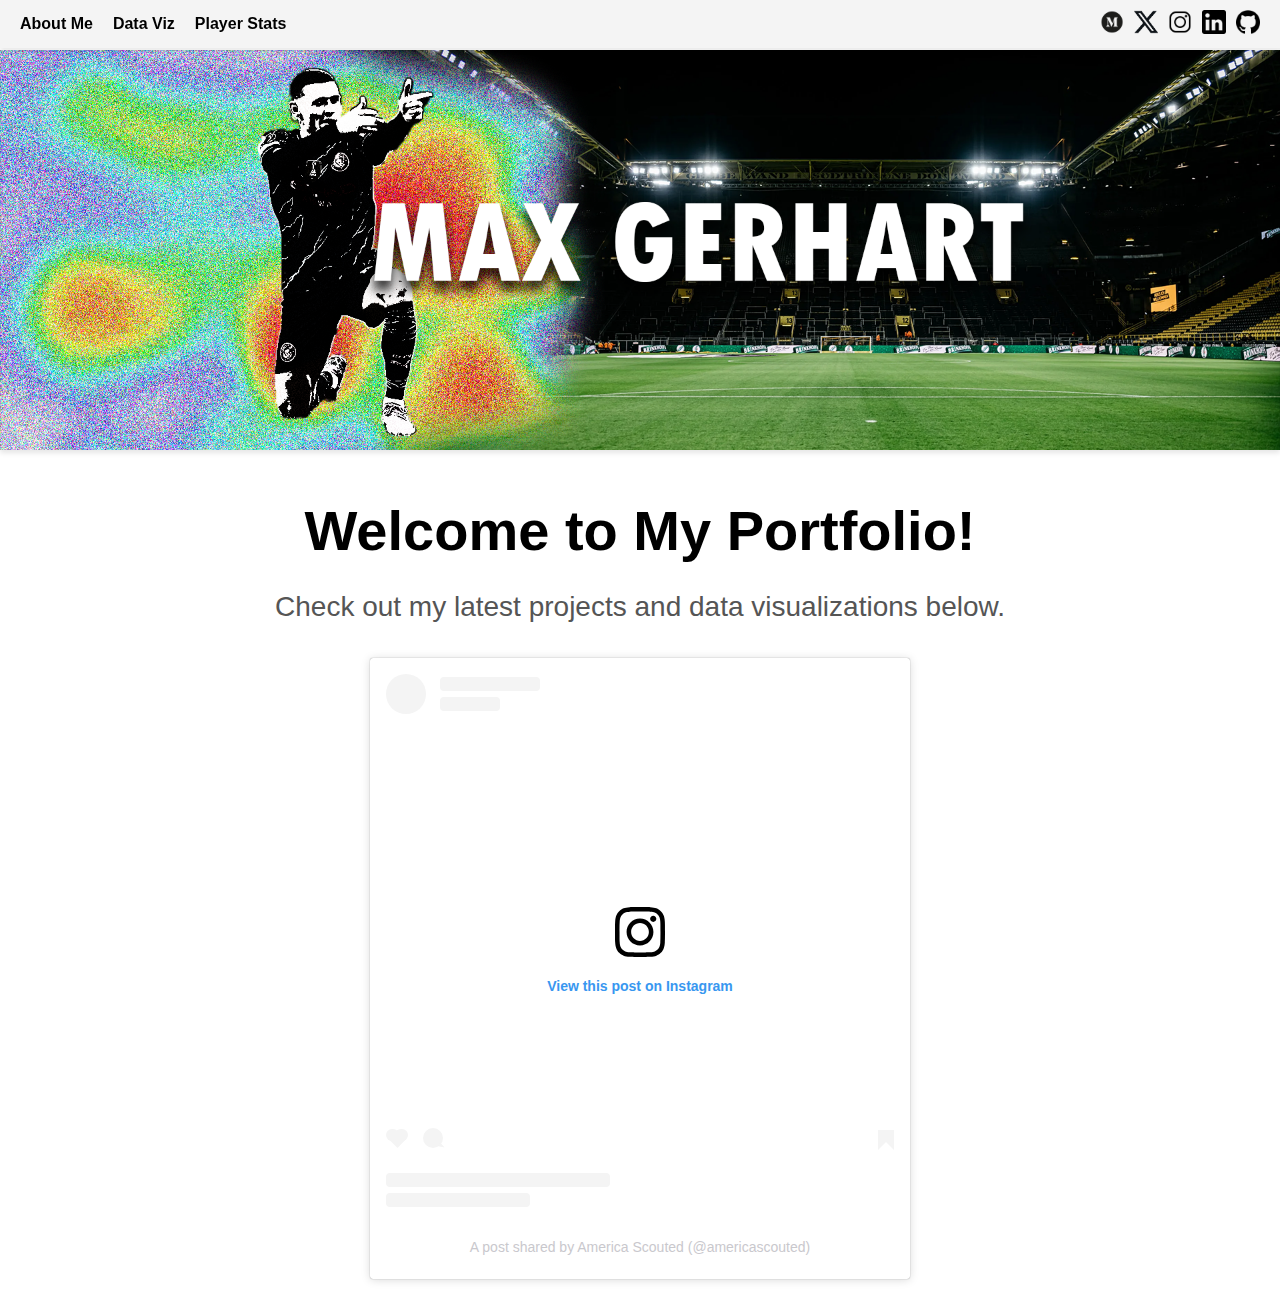
<file: index.html>
<!DOCTYPE html>
<html lang="en">
<head>
    <meta charset="UTF-8">
    <meta name="viewport" content="width=device-width, initial-scale=1.0">
    <meta name="description" content="Soccer Analyst and Data Scientist">
    <meta name="keywords" content="NCAA, Soccer, Data, Analysis">
    <meta name="author" content="Maxwell Gerhart">
    <title>Maxwell Gerhart</title>
    <link rel="stylesheet" href="styles.css">  <!-- This is where styles.css is linked -->
</head>
<body>
    <!-- Navigation Bar -->
    <nav class="navbar">
        <div class="nav-left">
            <a href="about.html" class="nav-link">About Me</a>
            <a href="data-viz.html" class="nav-link">Data Viz</a>
            <a href="player-stats.html" class="nav-link">Player Stats</a>
        </div>
        <div class="nav-right">
            <a href="https://medium.com/@maxwellgerhart" target="_blank" rel="noopener noreferrer" class="icon"><img src="medium-icon.png" alt="Medium"></a>
            <a href="https://x.com/StatMaximum" target="_blank" rel="noopener noreferrer" class="icon"><img src="x-icon.png" alt="X"></a>
            <a href="https://www.instagram.com/americascouted/" target="_blank" rel="noopener noreferrer" class="icon"><img src="instagram-icon.png" alt="Instagram"></a>
            <a href="https://www.linkedin.com/in/maxwell-gerhart-855644223/" target="_blank" rel="noopener noreferrer" class="icon"><img src="linkedin-icon.png" alt="LinkedIn"></a>
            <a href="https://github.com/MaxwellGerhart" target="_blank" rel="noopener noreferrer" class="icon"><img src="github-icon.png" alt="GitHub"></a>
        </div>
    </nav>

    <!-- Clickable Banner -->
    <header class="banner" onclick="window.location.href='index.html';"></header>

    <section class="latest-posts">
        <h1>Welcome to My Portfolio!</h1>
        <p>Check out my latest projects and data visualizations below.</p>
    <blockquote class="instagram-media" data-instgrm-captioned data-instgrm-permalink="https://www.instagram.com/p/DGoTC7VRrY9/?utm_source=ig_embed&amp;utm_campaign=loading" data-instgrm-version="14" style=" background:#FFF; border:0; border-radius:3px; box-shadow:0 0 1px 0 rgba(0,0,0,0.5),0 1px 10px 0 rgba(0,0,0,0.15); margin: 1px; max-width:540px; min-width:326px; padding:0; width:99.375%; width:-webkit-calc(100% - 2px); width:calc(100% - 2px);"><div style="padding:16px;"> <a href="https://www.instagram.com/p/DGoTC7VRrY9/?utm_source=ig_embed&amp;utm_campaign=loading" style=" background:#FFFFFF; line-height:0; padding:0 0; text-align:center; text-decoration:none; width:100%;" target="_blank"> <div style=" display: flex; flex-direction: row; align-items: center;"> <div style="background-color: #F4F4F4; border-radius: 50%; flex-grow: 0; height: 40px; margin-right: 14px; width: 40px;"></div> <div style="display: flex; flex-direction: column; flex-grow: 1; justify-content: center;"> <div style=" background-color: #F4F4F4; border-radius: 4px; flex-grow: 0; height: 14px; margin-bottom: 6px; width: 100px;"></div> <div style=" background-color: #F4F4F4; border-radius: 4px; flex-grow: 0; height: 14px; width: 60px;"></div></div></div><div style="padding: 19% 0;"></div> <div style="display:block; height:50px; margin:0 auto 12px; width:50px;"><svg width="50px" height="50px" viewBox="0 0 60 60" version="1.1" xmlns="https://www.w3.org/2000/svg" xmlns:xlink="https://www.w3.org/1999/xlink"><g stroke="none" stroke-width="1" fill="none" fill-rule="evenodd"><g transform="translate(-511.000000, -20.000000)" fill="#000000"><g><path d="M556.869,30.41 C554.814,30.41 553.148,32.076 553.148,34.131 C553.148,36.186 554.814,37.852 556.869,37.852 C558.924,37.852 560.59,36.186 560.59,34.131 C560.59,32.076 558.924,30.41 556.869,30.41 M541,60.657 C535.114,60.657 530.342,55.887 530.342,50 C530.342,44.114 535.114,39.342 541,39.342 C546.887,39.342 551.658,44.114 551.658,50 C551.658,55.887 546.887,60.657 541,60.657 M541,33.886 C532.1,33.886 524.886,41.1 524.886,50 C524.886,58.899 532.1,66.113 541,66.113 C549.9,66.113 557.115,58.899 557.115,50 C557.115,41.1 549.9,33.886 541,33.886 M565.378,62.101 C565.244,65.022 564.756,66.606 564.346,67.663 C563.803,69.06 563.154,70.057 562.106,71.106 C561.058,72.155 560.06,72.803 558.662,73.347 C557.607,73.757 556.021,74.244 553.102,74.378 C549.944,74.521 548.997,74.552 541,74.552 C533.003,74.552 532.056,74.521 528.898,74.378 C525.979,74.244 524.393,73.757 523.338,73.347 C521.94,72.803 520.942,72.155 519.894,71.106 C518.846,70.057 518.197,69.06 517.654,67.663 C517.244,66.606 516.755,65.022 516.623,62.101 C516.479,58.943 516.448,57.996 516.448,50 C516.448,42.003 516.479,41.056 516.623,37.899 C516.755,34.978 517.244,33.391 517.654,32.338 C518.197,30.938 518.846,29.942 519.894,28.894 C520.942,27.846 521.94,27.196 523.338,26.654 C524.393,26.244 525.979,25.756 528.898,25.623 C532.057,25.479 533.004,25.448 541,25.448 C548.997,25.448 549.943,25.479 553.102,25.623 C556.021,25.756 557.607,26.244 558.662,26.654 C560.06,27.196 561.058,27.846 562.106,28.894 C563.154,29.942 563.803,30.938 564.346,32.338 C564.756,33.391 565.244,34.978 565.378,37.899 C565.522,41.056 565.552,42.003 565.552,50 C565.552,57.996 565.522,58.943 565.378,62.101 M570.82,37.631 C570.674,34.438 570.167,32.258 569.425,30.349 C568.659,28.377 567.633,26.702 565.965,25.035 C564.297,23.368 562.623,22.342 560.652,21.575 C558.743,20.834 556.562,20.326 553.369,20.18 C550.169,20.033 549.148,20 541,20 C532.853,20 531.831,20.033 528.631,20.18 C525.438,20.326 523.257,20.834 521.349,21.575 C519.376,22.342 517.703,23.368 516.035,25.035 C514.368,26.702 513.342,28.377 512.574,30.349 C511.834,32.258 511.326,34.438 511.181,37.631 C511.035,40.831 511,41.851 511,50 C511,58.147 511.035,59.17 511.181,62.369 C511.326,65.562 511.834,67.743 512.574,69.651 C513.342,71.625 514.368,73.296 516.035,74.965 C517.703,76.634 519.376,77.658 521.349,78.425 C523.257,79.167 525.438,79.673 528.631,79.82 C531.831,79.965 532.853,80.001 541,80.001 C549.148,80.001 550.169,79.965 553.369,79.82 C556.562,79.673 558.743,79.167 560.652,78.425 C562.623,77.658 564.297,76.634 565.965,74.965 C567.633,73.296 568.659,71.625 569.425,69.651 C570.167,67.743 570.674,65.562 570.82,62.369 C570.966,59.17 571,58.147 571,50 C571,41.851 570.966,40.831 570.82,37.631"></path></g></g></g></svg></div><div style="padding-top: 8px;"> <div style=" color:#3897f0; font-family:Arial,sans-serif; font-size:14px; font-style:normal; font-weight:550; line-height:18px;">View this post on Instagram</div></div><div style="padding: 12.5% 0;"></div> <div style="display: flex; flex-direction: row; margin-bottom: 14px; align-items: center;"><div> <div style="background-color: #F4F4F4; border-radius: 50%; height: 12.5px; width: 12.5px; transform: translateX(0px) translateY(7px);"></div> <div style="background-color: #F4F4F4; height: 12.5px; transform: rotate(-45deg) translateX(3px) translateY(1px); width: 12.5px; flex-grow: 0; margin-right: 14px; margin-left: 2px;"></div> <div style="background-color: #F4F4F4; border-radius: 50%; height: 12.5px; width: 12.5px; transform: translateX(9px) translateY(-18px);"></div></div><div style="margin-left: 8px;"> <div style=" background-color: #F4F4F4; border-radius: 50%; flex-grow: 0; height: 20px; width: 20px;"></div> <div style=" width: 0; height: 0; border-top: 2px solid transparent; border-left: 6px solid #f4f4f4; border-bottom: 2px solid transparent; transform: translateX(16px) translateY(-4px) rotate(30deg)"></div></div><div style="margin-left: auto;"> <div style=" width: 0px; border-top: 8px solid #F4F4F4; border-right: 8px solid transparent; transform: translateY(16px);"></div> <div style=" background-color: #F4F4F4; flex-grow: 0; height: 12px; width: 16px; transform: translateY(-4px);"></div> <div style=" width: 0; height: 0; border-top: 8px solid #F4F4F4; border-left: 8px solid transparent; transform: translateY(-4px) translateX(8px);"></div></div></div> <div style="display: flex; flex-direction: column; flex-grow: 1; justify-content: center; margin-bottom: 24px;"> <div style=" background-color: #F4F4F4; border-radius: 4px; flex-grow: 0; height: 14px; margin-bottom: 6px; width: 224px;"></div> <div style=" background-color: #F4F4F4; border-radius: 4px; flex-grow: 0; height: 14px; width: 144px;"></div></div></a><p style=" color:#c9c8cd; font-family:Arial,sans-serif; font-size:14px; line-height:17px; margin-bottom:0; margin-top:8px; overflow:hidden; padding:8px 0 7px; text-align:center; text-overflow:ellipsis; white-space:nowrap;"><a href="https://www.instagram.com/p/DGoTC7VRrY9/?utm_source=ig_embed&amp;utm_campaign=loading" style=" color:#c9c8cd; font-family:Arial,sans-serif; font-size:14px; font-style:normal; font-weight:normal; line-height:17px; text-decoration:none;" target="_blank">A post shared by America Scouted (@americascouted)</a></p></div></blockquote>
    <script async src="//www.instagram.com/embed.js"></script>
    </section>

</body>
</html>
</file>
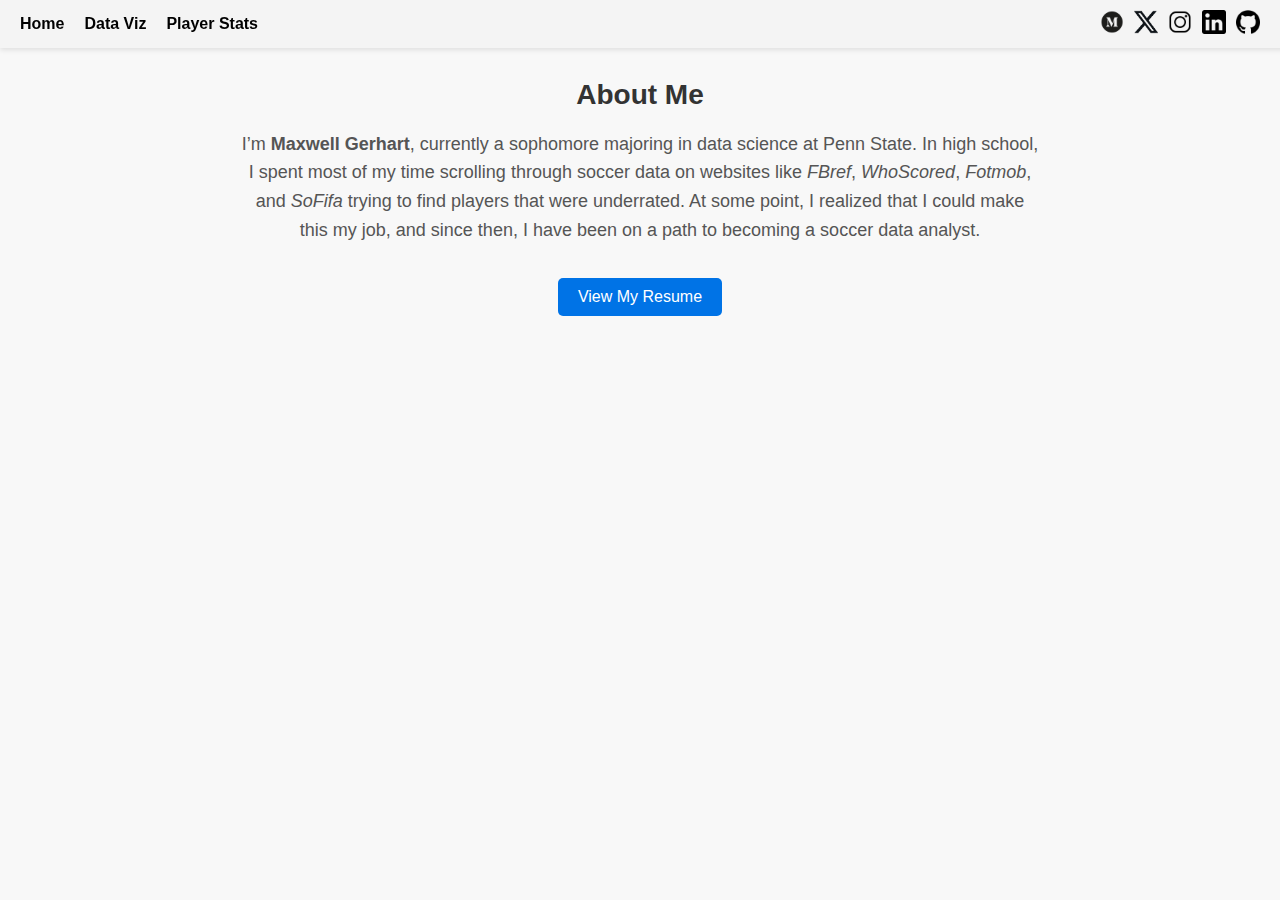
<file: about.html>
<!DOCTYPE html>
<html lang="en">
<head>
    <meta charset="UTF-8">
    <meta name="viewport" content="width=device-width, initial-scale=1.0">
    <title>About Me</title>
    <link rel="stylesheet" href="styles.css">
</head>
<body>
    <nav class="navbar">
        <div class="nav-left">
            <a href="index.html" class="nav-link">Home</a>
            <a href="data-viz.html" class="nav-link">Data Viz</a>
            <a href="player-stats.html" class="nav-link">Player Stats</a>
        </div>
        <div class="nav-right">
            <a href="https://medium.com/@maxwellgerhart" target="_blank" rel="noopener noreferrer" class="icon"><img src="medium-icon.png" alt="Medium"></a>
            <a href="https://x.com/StatMaximum" target="_blank" rel="noopener noreferrer" class="icon"><img src="x-icon.png" alt="X"></a>
            <a href="https://www.instagram.com/americascouted/" target="_blank" rel="noopener noreferrer" class="icon"><img src="instagram-icon.png" alt="Instagram"></a>
            <a href="https://www.linkedin.com/in/maxwell-gerhart-855644223/" target="_blank" rel="noopener noreferrer" class="icon"><img src="linkedin-icon.png" alt="LinkedIn"></a>
            <a href="https://github.com/MaxwellGerhart" target="_blank" rel="noopener noreferrer" class="icon"><img src="github-icon.png" alt="GitHub"></a>
        </div>
    </nav>

    <section class="about-container">
        <h1>About Me</h1>
        <p>
            I’m <strong>Maxwell Gerhart</strong>, currently a sophomore majoring in data science at Penn State.
            In high school, I spent most of my time scrolling through soccer data on websites like 
            <em>FBref</em>, <em>WhoScored</em>, <em>Fotmob</em>, and <em>SoFifa</em> trying to find players that were underrated.
            At some point, I realized that I could make this my job, and since then, I have been on a path to becoming a 
            soccer data analyst.
        </p>

        <!-- Resume Button -->
        <a href="Gerhart_Resume.pdf" target="_blank" class="resume-button">View My Resume</a>
    </section>

    <style>
        body {
            font-family: Arial, sans-serif;
            margin: 0;
            padding: 0;
            background-color: #f8f8f8;
        }

        .about-container {
            max-width: 800px;
            margin: auto;
            padding: 20px;
            padding-top: 60px;
            text-align: center;
        }

        .about-container h1 {
            font-size: 28px;
            color: #333;
        }

        .about-container p {
            font-size: 18px;
            line-height: 1.6;
            color: #555;
        }

        .resume-button {
            display: inline-block;
            margin-top: 15px;
            padding: 10px 20px;
            font-size: 16px;
            color: #fff;
            background-color: #0073e6;
            text-decoration: none;
            border-radius: 5px;
            transition: 0.3s;
        }

        .resume-button:hover {
            background-color: #005bb5;
        }
    </style>
</body>
</html>
</file>
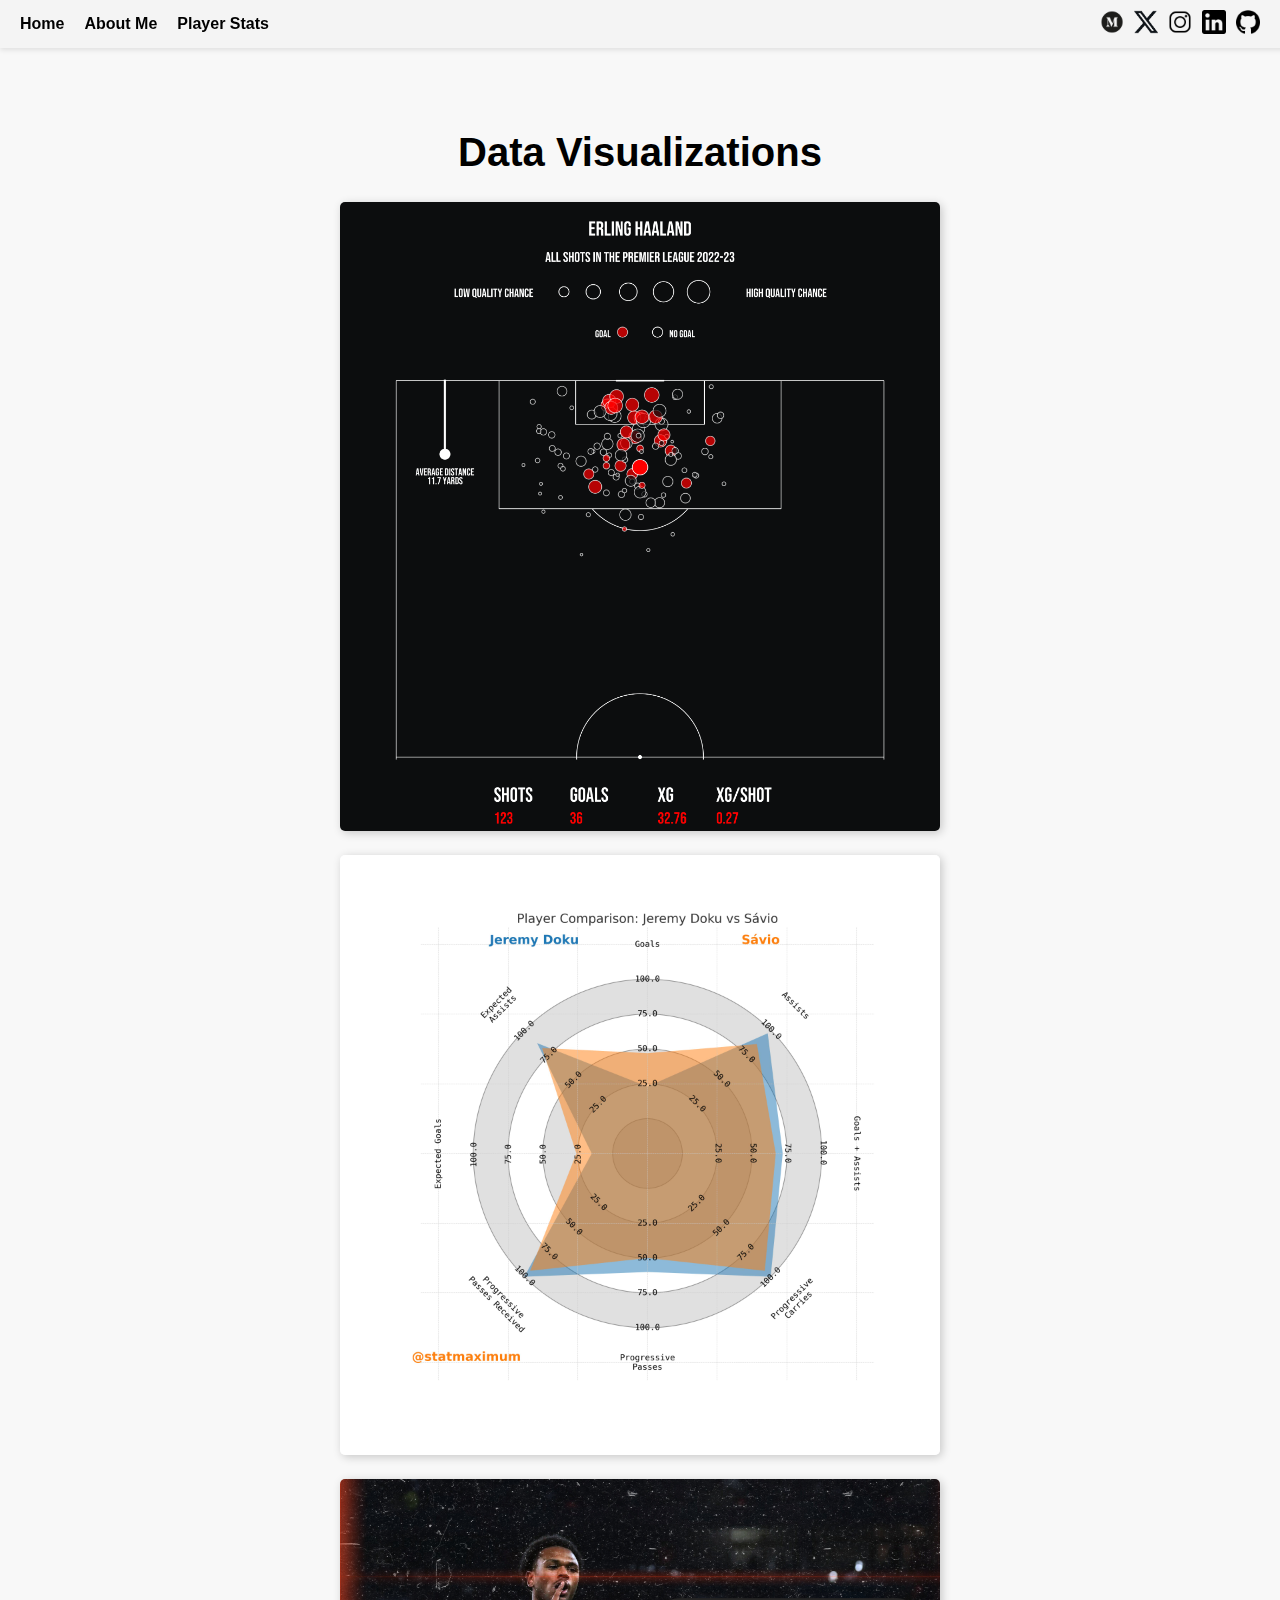
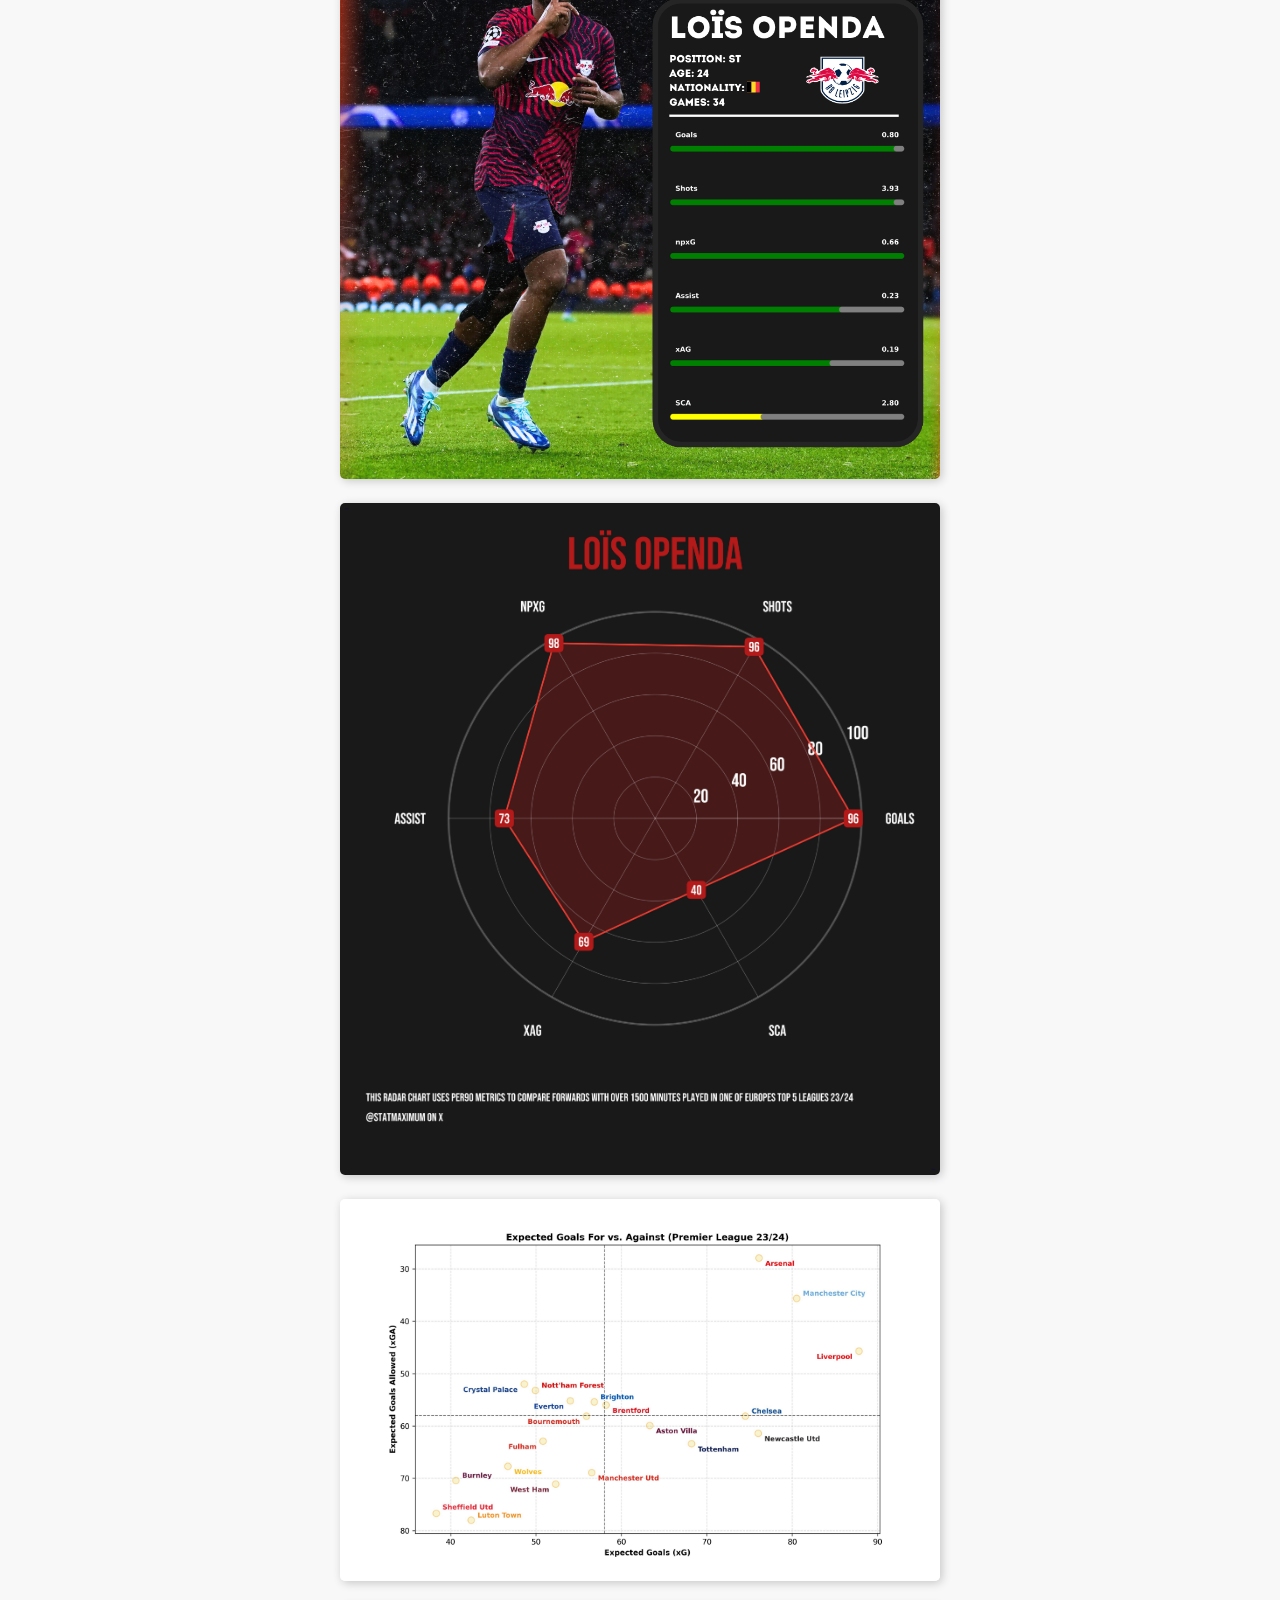
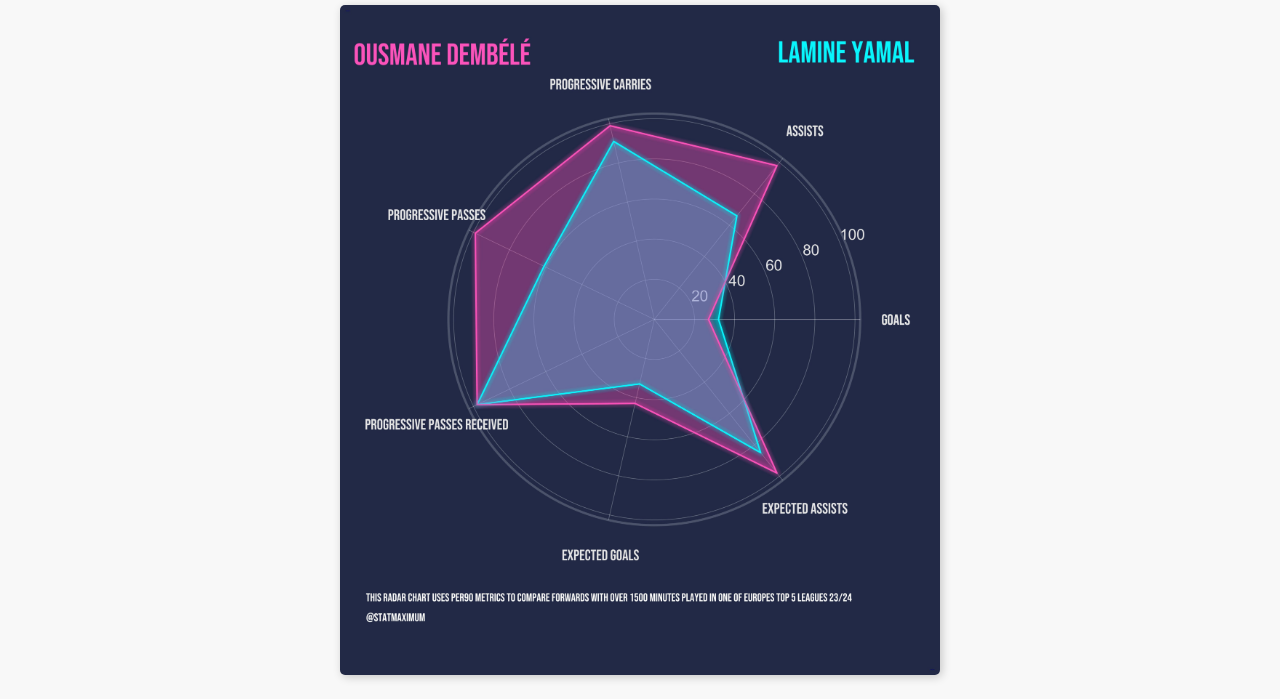
<file: data-viz.html>
<!DOCTYPE html>
<html lang="en">
<head>
    <meta charset="UTF-8">
    <meta name="viewport" content="width=device-width, initial-scale=1.0">
    <title>Data Visualizations</title>
    <link rel="stylesheet" href="styles.css">
</head>
<body>
    <nav class="navbar">
        <div class="nav-left">
            <a href="index.html" class="nav-link">Home</a>
            <a href="about.html" class="nav-link">About Me</a>
            <a href="player-stats.html" class="nav-link">Player Stats</a>
        </div>
        <div class="nav-right">
            <a href="https://medium.com/@maxwellgerhart" target="_blank" rel="noopener noreferrer" class="icon"><img src="medium-icon.png" alt="Medium"></a>
            <a href="https://x.com/StatMaximum" target="_blank" rel="noopener noreferrer" class="icon"><img src="x-icon.png" alt="X"></a>
            <a href="https://www.instagram.com/americascouted/" target="_blank" rel="noopener noreferrer" class="icon"><img src="instagram-icon.png" alt="Instagram"></a>
            <a href="https://www.linkedin.com/in/maxwell-gerhart-855644223/" target="_blank" rel="noopener noreferrer" class="icon"><img src="linkedin-icon.png" alt="LinkedIn"></a>
            <a href="https://github.com/MaxwellGerhart" target="_blank" rel="noopener noreferrer" class="icon"><img src="github-icon.png" alt="GitHub"></a>
        </div>
    </nav>

    <section class="content">
        <h1>Data Visualizations</h1>
        <div class="gallery">
            <div class="image-container"><img src="Data Viz/haaland_shotmap.png" alt="haaland"></div>
            <div class="image-container"><img src="Data Viz/mancitywingercomparison.jpg" alt="city wingers"></div>
            <div class="image-container"><img src="Data Viz/Openda Matrix.png" alt="Openda 1"></div>
            <div class="image-container"><img src="Data Viz/OpendaRadar.jpg" alt="Openda 2"></div>
            <div class="image-container"><img src="Data Viz/premierleaguexgscatter.jpg" alt="premier league"></div>
            <div class="image-container"><img src="Data Viz/yamaldembeleradartest.jpg" alt="yamal"></div>
        </div>
    </section>

    <style>
        body {
            font-family: Arial, sans-serif;
            margin: 0;
            padding: 0;
            background-color: #f8f8f8;
        }
        
        .content {
            max-width: 800px;
            margin: auto;
            padding: 20px;
            padding-top: 60px;
            text-align: center;
        }

        .gallery {
            display: flex;
            flex-direction: column;
            align-items: center;
            gap: 20px;
        }

        .image-container img {
            width: 100%;
            max-width: 600px;
            height: auto;
            border-radius: 5px;
            box-shadow: 2px 2px 10px rgba(0, 0, 0, 0.2);
        }

        /* Styling for the double image container */
        .double-image {
            display: flex;
            gap: 10px;
            justify-content: center;
            flex-wrap: wrap;
        }

        .double-image img {
            width: 48%;
            max-width: 290px;
            height: auto;
            border-radius: 5px;
            box-shadow: 2px 2px 10px rgba(0, 0, 0, 0.2);
        }

        /* Make images stack on small screens */
        @media (max-width: 600px) {
            .double-image {
                flex-direction: column;
            }

            .double-image img {
                width: 100%;
            }
        }
    </style>
</body>
</html>
</file>
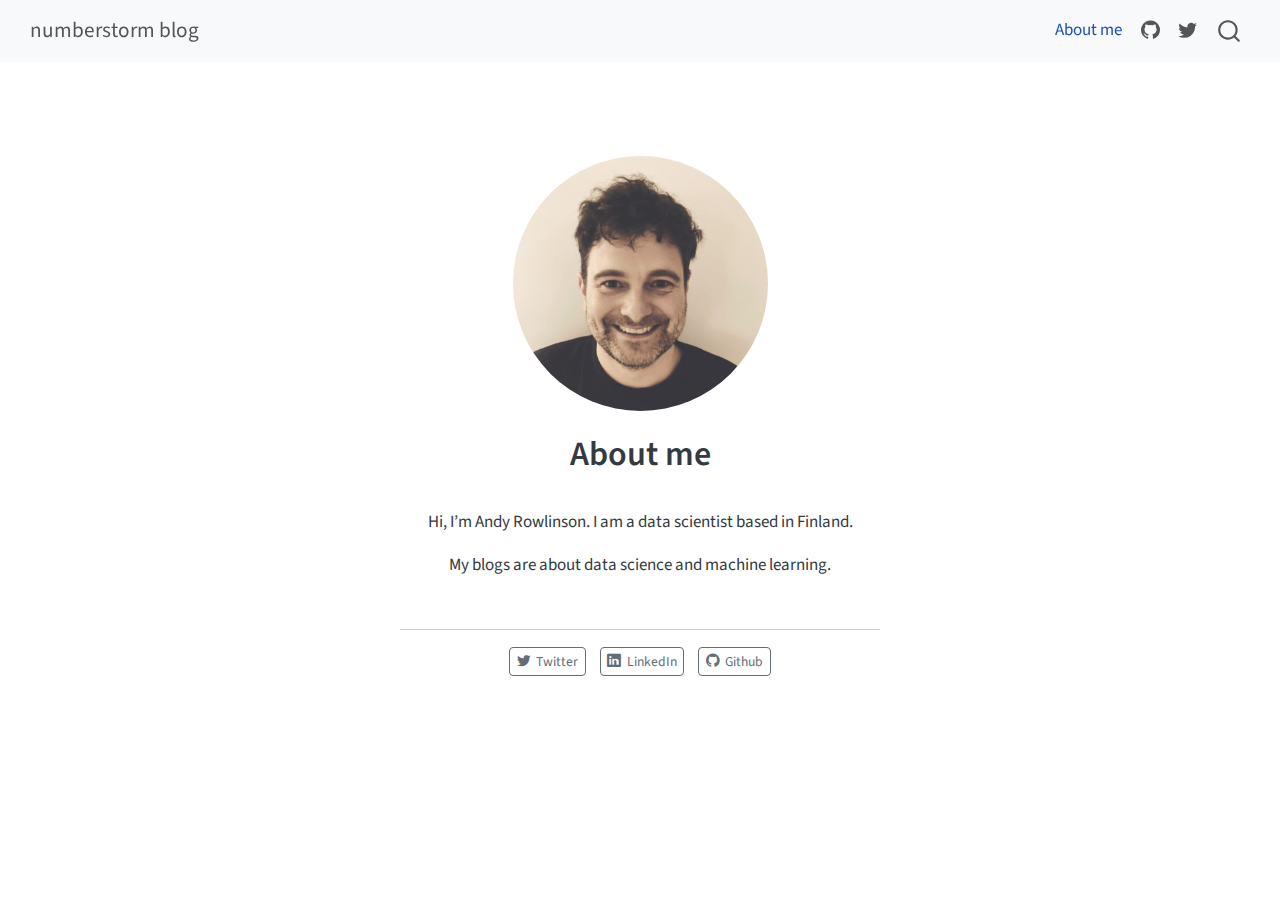
<file: docs/about.html>
<!DOCTYPE html>
<html xmlns="http://www.w3.org/1999/xhtml" lang="en" xml:lang="en"><head>

<meta charset="utf-8">
<meta name="generator" content="quarto-1.4.550">

<meta name="viewport" content="width=device-width, initial-scale=1.0, user-scalable=yes">


<title>numberstorm blog - About me</title>
<style>
code{white-space: pre-wrap;}
span.smallcaps{font-variant: small-caps;}
div.columns{display: flex; gap: min(4vw, 1.5em);}
div.column{flex: auto; overflow-x: auto;}
div.hanging-indent{margin-left: 1.5em; text-indent: -1.5em;}
ul.task-list{list-style: none;}
ul.task-list li input[type="checkbox"] {
  width: 0.8em;
  margin: 0 0.8em 0.2em -1em; /* quarto-specific, see https://github.com/quarto-dev/quarto-cli/issues/4556 */ 
  vertical-align: middle;
}
</style>


<script src="site_libs/quarto-nav/quarto-nav.js"></script>
<script src="site_libs/quarto-nav/headroom.min.js"></script>
<script src="site_libs/clipboard/clipboard.min.js"></script>
<script src="site_libs/quarto-search/autocomplete.umd.js"></script>
<script src="site_libs/quarto-search/fuse.min.js"></script>
<script src="site_libs/quarto-search/quarto-search.js"></script>
<meta name="quarto:offset" content="./">
<script src="site_libs/quarto-html/quarto.js"></script>
<script src="site_libs/quarto-html/popper.min.js"></script>
<script src="site_libs/quarto-html/tippy.umd.min.js"></script>
<link href="site_libs/quarto-html/tippy.css" rel="stylesheet">
<link href="site_libs/quarto-html/quarto-syntax-highlighting.css" rel="stylesheet" id="quarto-text-highlighting-styles">
<script src="site_libs/bootstrap/bootstrap.min.js"></script>
<link href="site_libs/bootstrap/bootstrap-icons.css" rel="stylesheet">
<link href="site_libs/bootstrap/bootstrap.min.css" rel="stylesheet" id="quarto-bootstrap" data-mode="light">
<script id="quarto-search-options" type="application/json">{
  "location": "navbar",
  "copy-button": false,
  "collapse-after": 3,
  "panel-placement": "end",
  "type": "overlay",
  "limit": 50,
  "keyboard-shortcut": [
    "f",
    "/",
    "s"
  ],
  "show-item-context": false,
  "language": {
    "search-no-results-text": "No results",
    "search-matching-documents-text": "matching documents",
    "search-copy-link-title": "Copy link to search",
    "search-hide-matches-text": "Hide additional matches",
    "search-more-match-text": "more match in this document",
    "search-more-matches-text": "more matches in this document",
    "search-clear-button-title": "Clear",
    "search-text-placeholder": "",
    "search-detached-cancel-button-title": "Cancel",
    "search-submit-button-title": "Submit",
    "search-label": "Search"
  }
}</script>


<link rel="stylesheet" href="styles.css">
</head>

<body class="nav-fixed fullcontent">

<div id="quarto-search-results"></div>
  <header id="quarto-header" class="headroom fixed-top">
    <nav class="navbar navbar-expand-lg " data-bs-theme="dark">
      <div class="navbar-container container-fluid">
      <div class="navbar-brand-container mx-auto">
    <a class="navbar-brand" href="./index.html">
    <span class="navbar-title">numberstorm blog</span>
    </a>
  </div>
            <div id="quarto-search" class="" title="Search"></div>
          <button class="navbar-toggler" type="button" data-bs-toggle="collapse" data-bs-target="#navbarCollapse" aria-controls="navbarCollapse" aria-expanded="false" aria-label="Toggle navigation" onclick="if (window.quartoToggleHeadroom) { window.quartoToggleHeadroom(); }">
  <span class="navbar-toggler-icon"></span>
</button>
          <div class="collapse navbar-collapse" id="navbarCollapse">
            <ul class="navbar-nav navbar-nav-scroll ms-auto">
  <li class="nav-item">
    <a class="nav-link active" href="./about.html" aria-current="page"> 
<span class="menu-text">About me</span></a>
  </li>  
  <li class="nav-item compact">
    <a class="nav-link" href="https://github.com/andrewRowlinson"> <i class="bi bi-github" role="img">
</i> 
<span class="menu-text"></span></a>
  </li>  
  <li class="nav-item compact">
    <a class="nav-link" href="https://x.com/numberstorm"> <i class="bi bi-twitter" role="img">
</i> 
<span class="menu-text"></span></a>
  </li>  
</ul>
          </div> <!-- /navcollapse -->
          <div class="quarto-navbar-tools">
</div>
      </div> <!-- /container-fluid -->
    </nav>
</header>
<!-- content -->
<div id="quarto-content" class="quarto-container page-columns page-rows-contents page-layout-article page-navbar">
<!-- sidebar -->
<!-- margin-sidebar -->
    
<!-- main -->
<div class="quarto-about-jolla content">
  <img src="profile.jpg" class="about-image
  round " style="height: 15em; width: 15em;">
 <header id="title-block-header" class="quarto-title-block default">
<div class="quarto-title">
<h1 class="title">About me</h1>
</div>
<div class="quarto-title-meta">
  </div>
</header><main class="content" id="quarto-document-content">
<p>Hi, I’m Andy Rowlinson. I am a data scientist based in Finland.</p>
<p>My blogs are about data science and machine learning.</p>


</main> 
  <hr class="about-sep">
   <div class="about-links">
  <a href="https://x.com/numberstorm" class="about-link" rel="" target="">
    <i class="bi bi-twitter"></i>
     <span class="about-link-text">Twitter</span>
  </a>
  <a href="https://www.linkedin.com/in/andrewrowlinson/" class="about-link" rel="" target="">
    <i class="bi bi-linkedin"></i>
     <span class="about-link-text">LinkedIn</span>
  </a>
  <a href="https://github.com/andrewRowlinson" class="about-link" rel="" target="">
    <i class="bi bi-github"></i>
     <span class="about-link-text">Github</span>
  </a>
</div>
</div>
 <!-- /main -->
<script id="quarto-html-after-body" type="application/javascript">
window.document.addEventListener("DOMContentLoaded", function (event) {
  const toggleBodyColorMode = (bsSheetEl) => {
    const mode = bsSheetEl.getAttribute("data-mode");
    const bodyEl = window.document.querySelector("body");
    if (mode === "dark") {
      bodyEl.classList.add("quarto-dark");
      bodyEl.classList.remove("quarto-light");
    } else {
      bodyEl.classList.add("quarto-light");
      bodyEl.classList.remove("quarto-dark");
    }
  }
  const toggleBodyColorPrimary = () => {
    const bsSheetEl = window.document.querySelector("link#quarto-bootstrap");
    if (bsSheetEl) {
      toggleBodyColorMode(bsSheetEl);
    }
  }
  toggleBodyColorPrimary();  
  const isCodeAnnotation = (el) => {
    for (const clz of el.classList) {
      if (clz.startsWith('code-annotation-')) {                     
        return true;
      }
    }
    return false;
  }
  const clipboard = new window.ClipboardJS('.code-copy-button', {
    text: function(trigger) {
      const codeEl = trigger.previousElementSibling.cloneNode(true);
      for (const childEl of codeEl.children) {
        if (isCodeAnnotation(childEl)) {
          childEl.remove();
        }
      }
      return codeEl.innerText;
    }
  });
  clipboard.on('success', function(e) {
    // button target
    const button = e.trigger;
    // don't keep focus
    button.blur();
    // flash "checked"
    button.classList.add('code-copy-button-checked');
    var currentTitle = button.getAttribute("title");
    button.setAttribute("title", "Copied!");
    let tooltip;
    if (window.bootstrap) {
      button.setAttribute("data-bs-toggle", "tooltip");
      button.setAttribute("data-bs-placement", "left");
      button.setAttribute("data-bs-title", "Copied!");
      tooltip = new bootstrap.Tooltip(button, 
        { trigger: "manual", 
          customClass: "code-copy-button-tooltip",
          offset: [0, -8]});
      tooltip.show();    
    }
    setTimeout(function() {
      if (tooltip) {
        tooltip.hide();
        button.removeAttribute("data-bs-title");
        button.removeAttribute("data-bs-toggle");
        button.removeAttribute("data-bs-placement");
      }
      button.setAttribute("title", currentTitle);
      button.classList.remove('code-copy-button-checked');
    }, 1000);
    // clear code selection
    e.clearSelection();
  });
  function tippyHover(el, contentFn, onTriggerFn, onUntriggerFn) {
    const config = {
      allowHTML: true,
      maxWidth: 500,
      delay: 100,
      arrow: false,
      appendTo: function(el) {
          return el.parentElement;
      },
      interactive: true,
      interactiveBorder: 10,
      theme: 'quarto',
      placement: 'bottom-start',
    };
    if (contentFn) {
      config.content = contentFn;
    }
    if (onTriggerFn) {
      config.onTrigger = onTriggerFn;
    }
    if (onUntriggerFn) {
      config.onUntrigger = onUntriggerFn;
    }
    window.tippy(el, config); 
  }
  const noterefs = window.document.querySelectorAll('a[role="doc-noteref"]');
  for (var i=0; i<noterefs.length; i++) {
    const ref = noterefs[i];
    tippyHover(ref, function() {
      // use id or data attribute instead here
      let href = ref.getAttribute('data-footnote-href') || ref.getAttribute('href');
      try { href = new URL(href).hash; } catch {}
      const id = href.replace(/^#\/?/, "");
      const note = window.document.getElementById(id);
      return note.innerHTML;
    });
  }
  const xrefs = window.document.querySelectorAll('a.quarto-xref');
  const processXRef = (id, note) => {
    // Strip column container classes
    const stripColumnClz = (el) => {
      el.classList.remove("page-full", "page-columns");
      if (el.children) {
        for (const child of el.children) {
          stripColumnClz(child);
        }
      }
    }
    stripColumnClz(note)
    if (id === null || id.startsWith('sec-')) {
      // Special case sections, only their first couple elements
      const container = document.createElement("div");
      if (note.children && note.children.length > 2) {
        container.appendChild(note.children[0].cloneNode(true));
        for (let i = 1; i < note.children.length; i++) {
          const child = note.children[i];
          if (child.tagName === "P" && child.innerText === "") {
            continue;
          } else {
            container.appendChild(child.cloneNode(true));
            break;
          }
        }
        if (window.Quarto?.typesetMath) {
          window.Quarto.typesetMath(container);
        }
        return container.innerHTML
      } else {
        if (window.Quarto?.typesetMath) {
          window.Quarto.typesetMath(note);
        }
        return note.innerHTML;
      }
    } else {
      // Remove any anchor links if they are present
      const anchorLink = note.querySelector('a.anchorjs-link');
      if (anchorLink) {
        anchorLink.remove();
      }
      if (window.Quarto?.typesetMath) {
        window.Quarto.typesetMath(note);
      }
      // TODO in 1.5, we should make sure this works without a callout special case
      if (note.classList.contains("callout")) {
        return note.outerHTML;
      } else {
        return note.innerHTML;
      }
    }
  }
  for (var i=0; i<xrefs.length; i++) {
    const xref = xrefs[i];
    tippyHover(xref, undefined, function(instance) {
      instance.disable();
      let url = xref.getAttribute('href');
      let hash = undefined; 
      if (url.startsWith('#')) {
        hash = url;
      } else {
        try { hash = new URL(url).hash; } catch {}
      }
      if (hash) {
        const id = hash.replace(/^#\/?/, "");
        const note = window.document.getElementById(id);
        if (note !== null) {
          try {
            const html = processXRef(id, note.cloneNode(true));
            instance.setContent(html);
          } finally {
            instance.enable();
            instance.show();
          }
        } else {
          // See if we can fetch this
          fetch(url.split('#')[0])
          .then(res => res.text())
          .then(html => {
            const parser = new DOMParser();
            const htmlDoc = parser.parseFromString(html, "text/html");
            const note = htmlDoc.getElementById(id);
            if (note !== null) {
              const html = processXRef(id, note);
              instance.setContent(html);
            } 
          }).finally(() => {
            instance.enable();
            instance.show();
          });
        }
      } else {
        // See if we can fetch a full url (with no hash to target)
        // This is a special case and we should probably do some content thinning / targeting
        fetch(url)
        .then(res => res.text())
        .then(html => {
          const parser = new DOMParser();
          const htmlDoc = parser.parseFromString(html, "text/html");
          const note = htmlDoc.querySelector('main.content');
          if (note !== null) {
            // This should only happen for chapter cross references
            // (since there is no id in the URL)
            // remove the first header
            if (note.children.length > 0 && note.children[0].tagName === "HEADER") {
              note.children[0].remove();
            }
            const html = processXRef(null, note);
            instance.setContent(html);
          } 
        }).finally(() => {
          instance.enable();
          instance.show();
        });
      }
    }, function(instance) {
    });
  }
      let selectedAnnoteEl;
      const selectorForAnnotation = ( cell, annotation) => {
        let cellAttr = 'data-code-cell="' + cell + '"';
        let lineAttr = 'data-code-annotation="' +  annotation + '"';
        const selector = 'span[' + cellAttr + '][' + lineAttr + ']';
        return selector;
      }
      const selectCodeLines = (annoteEl) => {
        const doc = window.document;
        const targetCell = annoteEl.getAttribute("data-target-cell");
        const targetAnnotation = annoteEl.getAttribute("data-target-annotation");
        const annoteSpan = window.document.querySelector(selectorForAnnotation(targetCell, targetAnnotation));
        const lines = annoteSpan.getAttribute("data-code-lines").split(",");
        const lineIds = lines.map((line) => {
          return targetCell + "-" + line;
        })
        let top = null;
        let height = null;
        let parent = null;
        if (lineIds.length > 0) {
            //compute the position of the single el (top and bottom and make a div)
            const el = window.document.getElementById(lineIds[0]);
            top = el.offsetTop;
            height = el.offsetHeight;
            parent = el.parentElement.parentElement;
          if (lineIds.length > 1) {
            const lastEl = window.document.getElementById(lineIds[lineIds.length - 1]);
            const bottom = lastEl.offsetTop + lastEl.offsetHeight;
            height = bottom - top;
          }
          if (top !== null && height !== null && parent !== null) {
            // cook up a div (if necessary) and position it 
            let div = window.document.getElementById("code-annotation-line-highlight");
            if (div === null) {
              div = window.document.createElement("div");
              div.setAttribute("id", "code-annotation-line-highlight");
              div.style.position = 'absolute';
              parent.appendChild(div);
            }
            div.style.top = top - 2 + "px";
            div.style.height = height + 4 + "px";
            div.style.left = 0;
            let gutterDiv = window.document.getElementById("code-annotation-line-highlight-gutter");
            if (gutterDiv === null) {
              gutterDiv = window.document.createElement("div");
              gutterDiv.setAttribute("id", "code-annotation-line-highlight-gutter");
              gutterDiv.style.position = 'absolute';
              const codeCell = window.document.getElementById(targetCell);
              const gutter = codeCell.querySelector('.code-annotation-gutter');
              gutter.appendChild(gutterDiv);
            }
            gutterDiv.style.top = top - 2 + "px";
            gutterDiv.style.height = height + 4 + "px";
          }
          selectedAnnoteEl = annoteEl;
        }
      };
      const unselectCodeLines = () => {
        const elementsIds = ["code-annotation-line-highlight", "code-annotation-line-highlight-gutter"];
        elementsIds.forEach((elId) => {
          const div = window.document.getElementById(elId);
          if (div) {
            div.remove();
          }
        });
        selectedAnnoteEl = undefined;
      };
        // Handle positioning of the toggle
    window.addEventListener(
      "resize",
      throttle(() => {
        elRect = undefined;
        if (selectedAnnoteEl) {
          selectCodeLines(selectedAnnoteEl);
        }
      }, 10)
    );
    function throttle(fn, ms) {
    let throttle = false;
    let timer;
      return (...args) => {
        if(!throttle) { // first call gets through
            fn.apply(this, args);
            throttle = true;
        } else { // all the others get throttled
            if(timer) clearTimeout(timer); // cancel #2
            timer = setTimeout(() => {
              fn.apply(this, args);
              timer = throttle = false;
            }, ms);
        }
      };
    }
      // Attach click handler to the DT
      const annoteDls = window.document.querySelectorAll('dt[data-target-cell]');
      for (const annoteDlNode of annoteDls) {
        annoteDlNode.addEventListener('click', (event) => {
          const clickedEl = event.target;
          if (clickedEl !== selectedAnnoteEl) {
            unselectCodeLines();
            const activeEl = window.document.querySelector('dt[data-target-cell].code-annotation-active');
            if (activeEl) {
              activeEl.classList.remove('code-annotation-active');
            }
            selectCodeLines(clickedEl);
            clickedEl.classList.add('code-annotation-active');
          } else {
            // Unselect the line
            unselectCodeLines();
            clickedEl.classList.remove('code-annotation-active');
          }
        });
      }
  const findCites = (el) => {
    const parentEl = el.parentElement;
    if (parentEl) {
      const cites = parentEl.dataset.cites;
      if (cites) {
        return {
          el,
          cites: cites.split(' ')
        };
      } else {
        return findCites(el.parentElement)
      }
    } else {
      return undefined;
    }
  };
  var bibliorefs = window.document.querySelectorAll('a[role="doc-biblioref"]');
  for (var i=0; i<bibliorefs.length; i++) {
    const ref = bibliorefs[i];
    const citeInfo = findCites(ref);
    if (citeInfo) {
      tippyHover(citeInfo.el, function() {
        var popup = window.document.createElement('div');
        citeInfo.cites.forEach(function(cite) {
          var citeDiv = window.document.createElement('div');
          citeDiv.classList.add('hanging-indent');
          citeDiv.classList.add('csl-entry');
          var biblioDiv = window.document.getElementById('ref-' + cite);
          if (biblioDiv) {
            citeDiv.innerHTML = biblioDiv.innerHTML;
          }
          popup.appendChild(citeDiv);
        });
        return popup.innerHTML;
      });
    }
  }
});
</script>
</div> <!-- /content -->




</body></html>
</file>
<file: docs/site_libs/quarto-html/tippy.css>
.tippy-box[data-animation=fade][data-state=hidden]{opacity:0}[data-tippy-root]{max-width:calc(100vw - 10px)}.tippy-box{position:relative;background-color:#333;color:#fff;border-radius:4px;font-size:14px;line-height:1.4;white-space:normal;outline:0;transition-property:transform,visibility,opacity}.tippy-box[data-placement^=top]>.tippy-arrow{bottom:0}.tippy-box[data-placement^=top]>.tippy-arrow:before{bottom:-7px;left:0;border-width:8px 8px 0;border-top-color:initial;transform-origin:center top}.tippy-box[data-placement^=bottom]>.tippy-arrow{top:0}.tippy-box[data-placement^=bottom]>.tippy-arrow:before{top:-7px;left:0;border-width:0 8px 8px;border-bottom-color:initial;transform-origin:center bottom}.tippy-box[data-placement^=left]>.tippy-arrow{right:0}.tippy-box[data-placement^=left]>.tippy-arrow:before{border-width:8px 0 8px 8px;border-left-color:initial;right:-7px;transform-origin:center left}.tippy-box[data-placement^=right]>.tippy-arrow{left:0}.tippy-box[data-placement^=right]>.tippy-arrow:before{left:-7px;border-width:8px 8px 8px 0;border-right-color:initial;transform-origin:center right}.tippy-box[data-inertia][data-state=visible]{transition-timing-function:cubic-bezier(.54,1.5,.38,1.11)}.tippy-arrow{width:16px;height:16px;color:#333}.tippy-arrow:before{content:"";position:absolute;border-color:transparent;border-style:solid}.tippy-content{position:relative;padding:5px 9px;z-index:1}
</file>
<file: docs/site_libs/quarto-html/quarto-syntax-highlighting.css>
/* quarto syntax highlight colors */
:root {
  --quarto-hl-ot-color: #003B4F;
  --quarto-hl-at-color: #657422;
  --quarto-hl-ss-color: #20794D;
  --quarto-hl-an-color: #5E5E5E;
  --quarto-hl-fu-color: #4758AB;
  --quarto-hl-st-color: #20794D;
  --quarto-hl-cf-color: #003B4F;
  --quarto-hl-op-color: #5E5E5E;
  --quarto-hl-er-color: #AD0000;
  --quarto-hl-bn-color: #AD0000;
  --quarto-hl-al-color: #AD0000;
  --quarto-hl-va-color: #111111;
  --quarto-hl-bu-color: inherit;
  --quarto-hl-ex-color: inherit;
  --quarto-hl-pp-color: #AD0000;
  --quarto-hl-in-color: #5E5E5E;
  --quarto-hl-vs-color: #20794D;
  --quarto-hl-wa-color: #5E5E5E;
  --quarto-hl-do-color: #5E5E5E;
  --quarto-hl-im-color: #00769E;
  --quarto-hl-ch-color: #20794D;
  --quarto-hl-dt-color: #AD0000;
  --quarto-hl-fl-color: #AD0000;
  --quarto-hl-co-color: #5E5E5E;
  --quarto-hl-cv-color: #5E5E5E;
  --quarto-hl-cn-color: #8f5902;
  --quarto-hl-sc-color: #5E5E5E;
  --quarto-hl-dv-color: #AD0000;
  --quarto-hl-kw-color: #003B4F;
}

/* other quarto variables */
:root {
  --quarto-font-monospace: SFMono-Regular, Menlo, Monaco, Consolas, "Liberation Mono", "Courier New", monospace;
}

pre > code.sourceCode > span {
  color: #003B4F;
}

code span {
  color: #003B4F;
}

code.sourceCode > span {
  color: #003B4F;
}

div.sourceCode,
div.sourceCode pre.sourceCode {
  color: #003B4F;
}

code span.ot {
  color: #003B4F;
  font-style: inherit;
}

code span.at {
  color: #657422;
  font-style: inherit;
}

code span.ss {
  color: #20794D;
  font-style: inherit;
}

code span.an {
  color: #5E5E5E;
  font-style: inherit;
}

code span.fu {
  color: #4758AB;
  font-style: inherit;
}

code span.st {
  color: #20794D;
  font-style: inherit;
}

code span.cf {
  color: #003B4F;
  font-style: inherit;
}

code span.op {
  color: #5E5E5E;
  font-style: inherit;
}

code span.er {
  color: #AD0000;
  font-style: inherit;
}

code span.bn {
  color: #AD0000;
  font-style: inherit;
}

code span.al {
  color: #AD0000;
  font-style: inherit;
}

code span.va {
  color: #111111;
  font-style: inherit;
}

code span.bu {
  font-style: inherit;
}

code span.ex {
  font-style: inherit;
}

code span.pp {
  color: #AD0000;
  font-style: inherit;
}

code span.in {
  color: #5E5E5E;
  font-style: inherit;
}

code span.vs {
  color: #20794D;
  font-style: inherit;
}

code span.wa {
  color: #5E5E5E;
  font-style: italic;
}

code span.do {
  color: #5E5E5E;
  font-style: italic;
}

code span.im {
  color: #00769E;
  font-style: inherit;
}

code span.ch {
  color: #20794D;
  font-style: inherit;
}

code span.dt {
  color: #AD0000;
  font-style: inherit;
}

code span.fl {
  color: #AD0000;
  font-style: inherit;
}

code span.co {
  color: #5E5E5E;
  font-style: inherit;
}

code span.cv {
  color: #5E5E5E;
  font-style: italic;
}

code span.cn {
  color: #8f5902;
  font-style: inherit;
}

code span.sc {
  color: #5E5E5E;
  font-style: inherit;
}

code span.dv {
  color: #AD0000;
  font-style: inherit;
}

code span.kw {
  color: #003B4F;
  font-style: inherit;
}

.prevent-inlining {
  content: "</";
}

/*# sourceMappingURL=debc5d5d77c3f9108843748ff7464032.css.map */
</file>
<file: docs/styles.css>
/* css styles */
</file>
<file: styles.css>
/* Reset default margin and padding */
body {
    margin: 0;
    font-family: Arial, sans-serif;
}

/* Navigation Bar */
.navbar {
    display: flex;
    justify-content: space-between;
    align-items: center;
    background: #f4f4f4;
    padding: 10px 20px;
    position: fixed;
    top: 0;
    width: 100%;
    box-shadow: 0px 2px 5px rgba(0, 0, 0, 0.1);
    z-index: 1000;
}

.nav-left {
    display: flex;
}

.nav-link {
    text-decoration: none;
    color: black;
    font-weight: bold;
    margin-right: 20px;
}

.nav-right {
    display: flex;
    align-items: center; /* Ensures vertical alignment */
    gap: 10px; /* Adds space between icons */
    margin-right: 40px; /* Keeps icons from touching the screen edge */
}

.icon img {
    width: 24px; /* Consistent size */
    height: 24px; /* Consistent size */
}

/* Optional: Add a hover effect */
.icon img:hover {
    transform: scale(1.1);
}


.banner {
    background-image: url('football_banner.png');
    background-size: cover;
    background-position: center;
    height: auto; /* Ensures the full viewport minus navbar */
    width: 100%;
    aspect-ratio: 1920 / 600;
    cursor: pointer;
    position: relative;
    display: flex;
    align-items: center;
    justify-content: center;
    margin-top: 50px; /* Adjusts for navbar height */
    box-shadow: 0px 3px 5px rgba(0, 0, 0, 0.1);
}

.content {
    padding-top: 80px; /* Pushes content below navbar */
    text-align: center;
    padding: 20px;
}

.content h1 {
    font-size: 2.5rem;
    margin-top: 50px;
    padding-top: 20px;
}

.gallery {
    display: flex;
    flex-wrap: wrap;
    gap: 10px;
    justify-content: center;
}

.gallery-image {
    max-width: 300px;
    height: auto;
    border-radius: 5px;
    box-shadow: 2px 2px 10px rgba(0, 0, 0, 0.2);
}

.latest-posts {
    text-align: center;
    padding: 10px;
}

.latest-posts h1 {
    font-size: 3.5rem;
    margin-bottom: 5px;
}

.latest-posts p {
    font-size: 1.75rem;
    color: #555;
    margin-bottom: 35px;
}

.instagram-media {
    display: block;
    margin: 0 auto !important;
}
</file>
